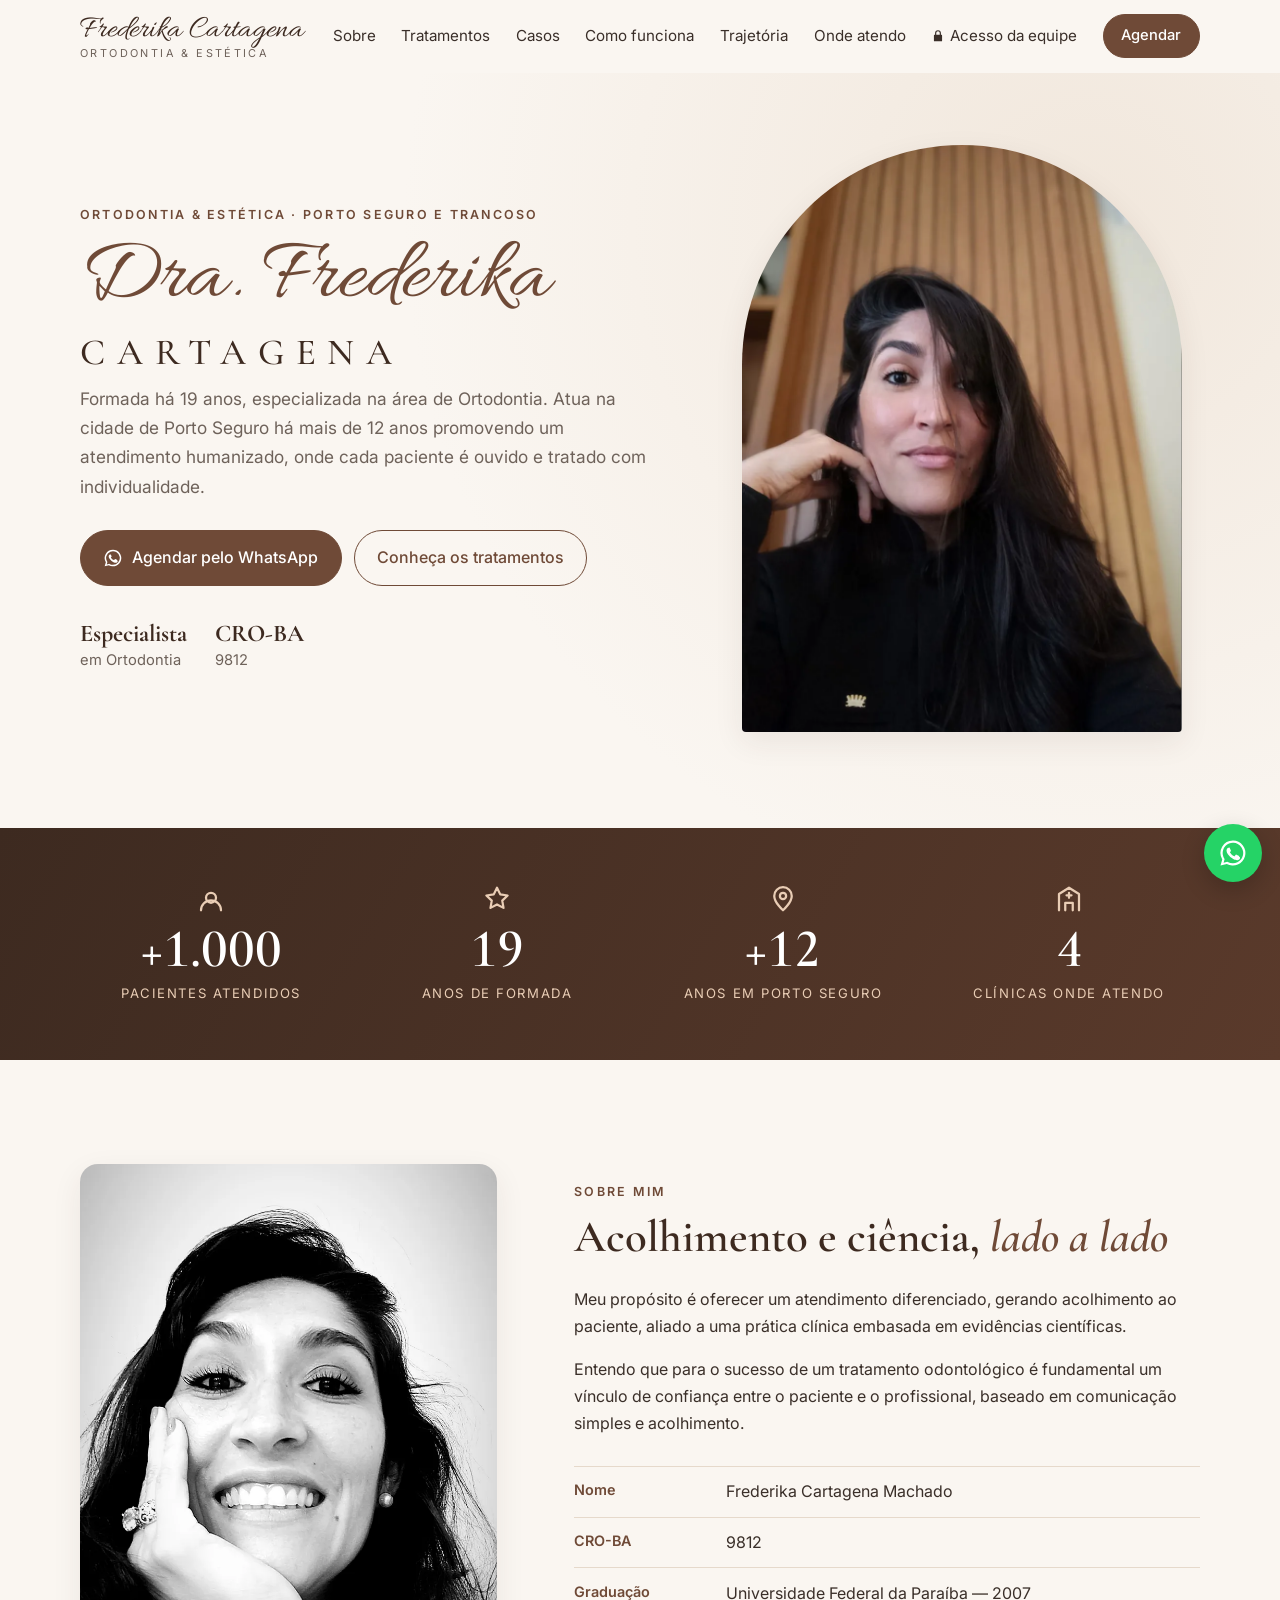
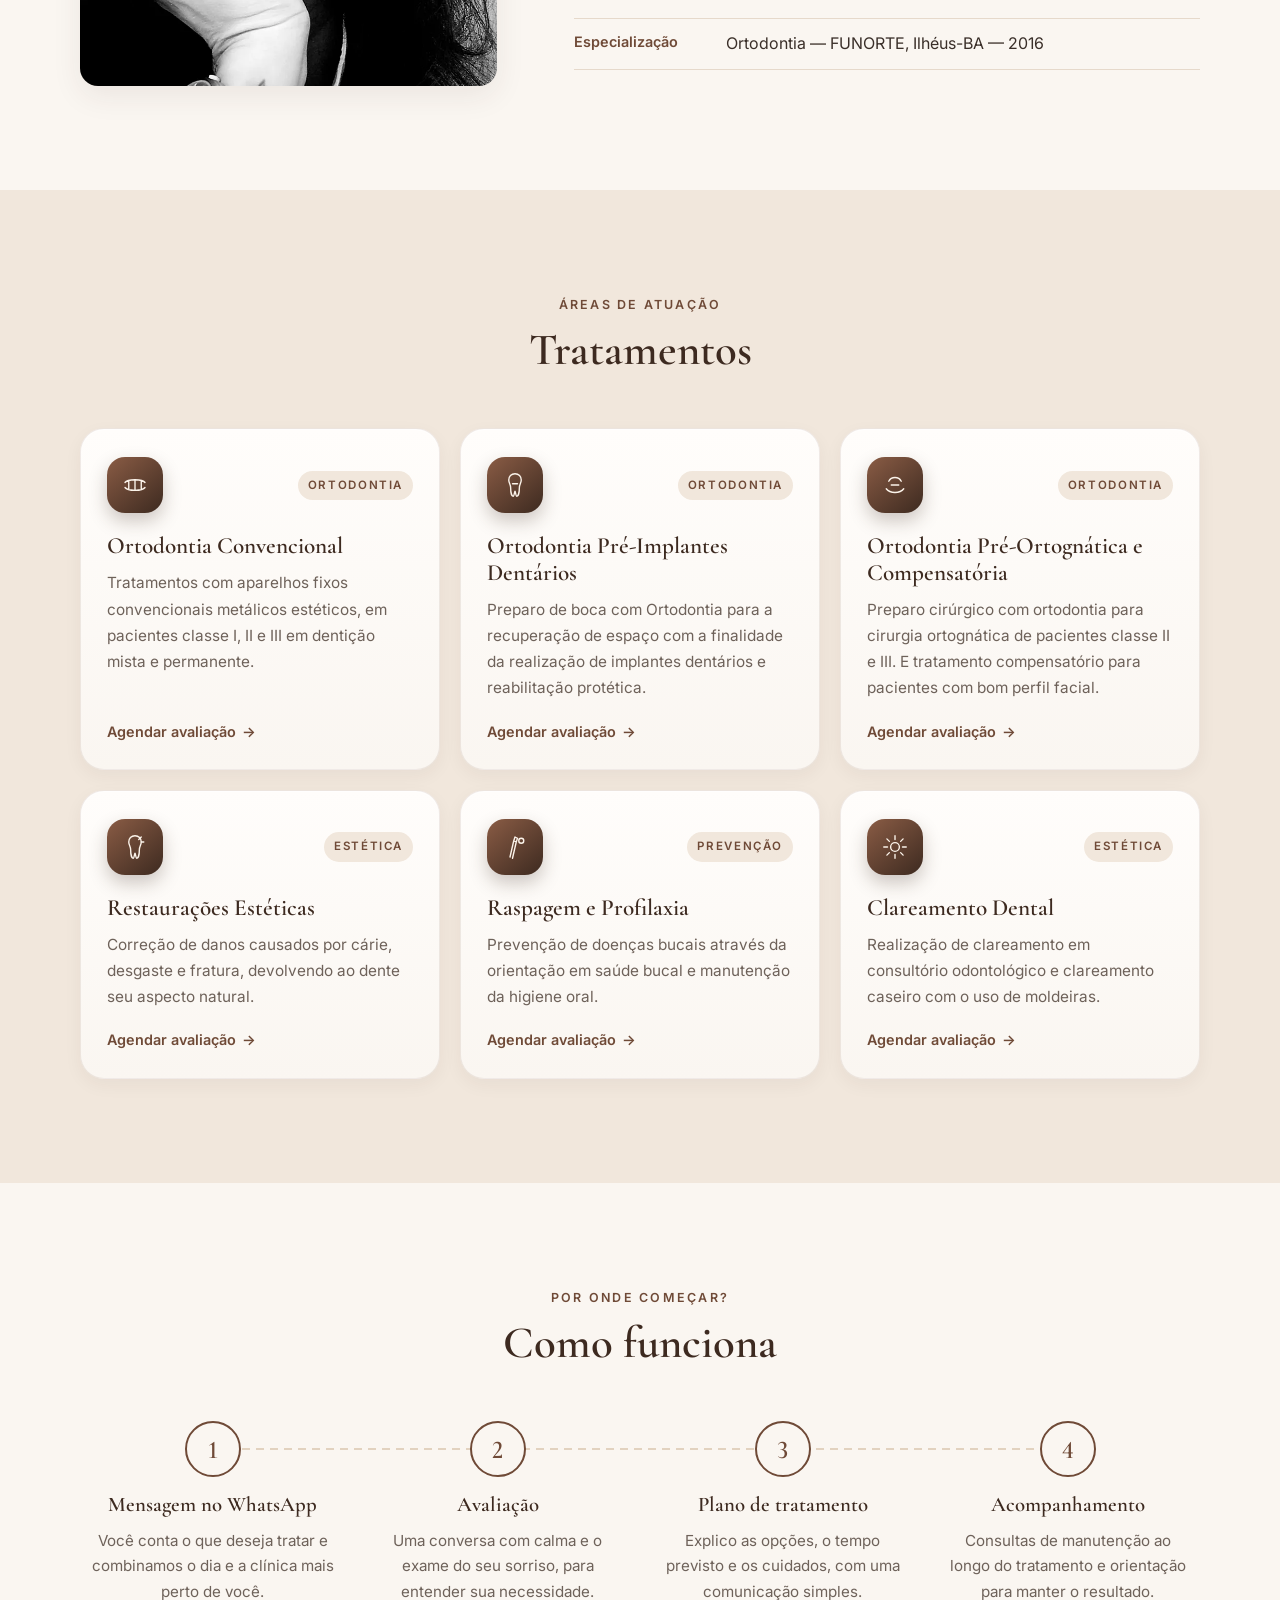
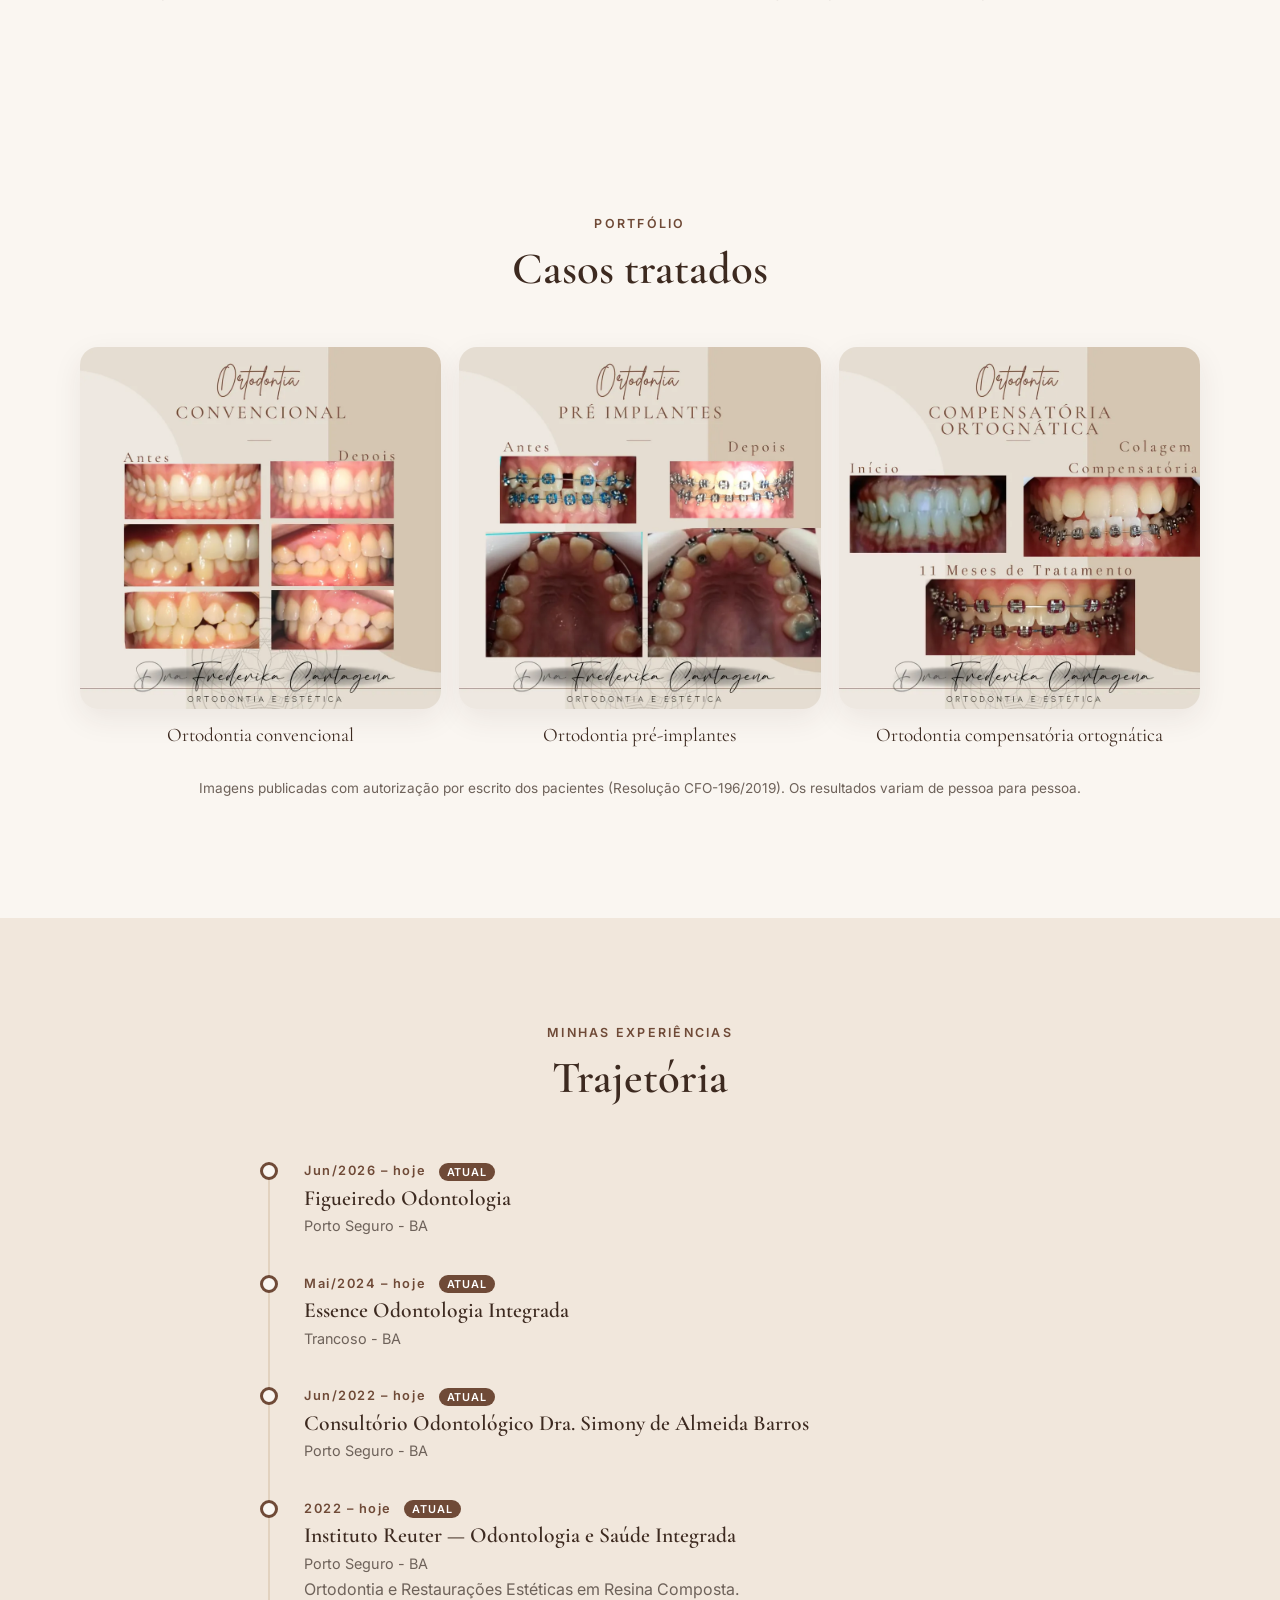
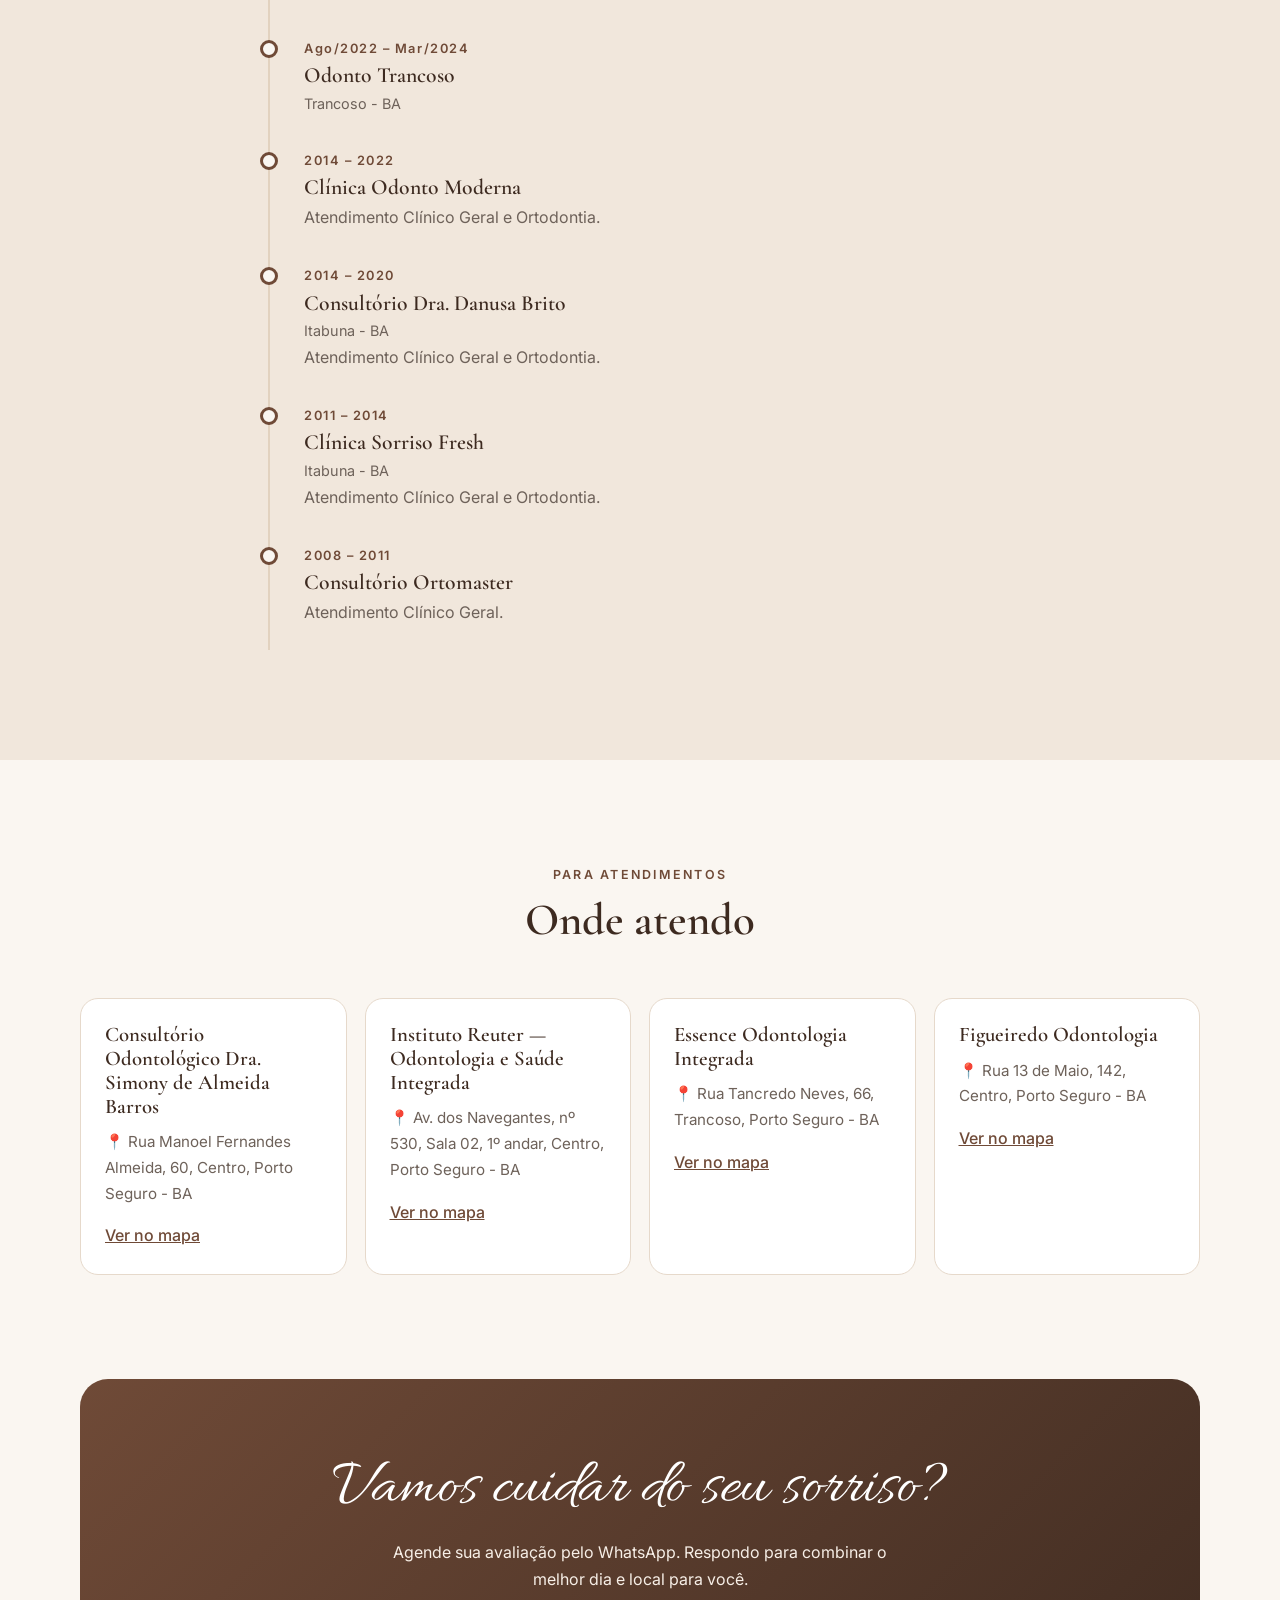
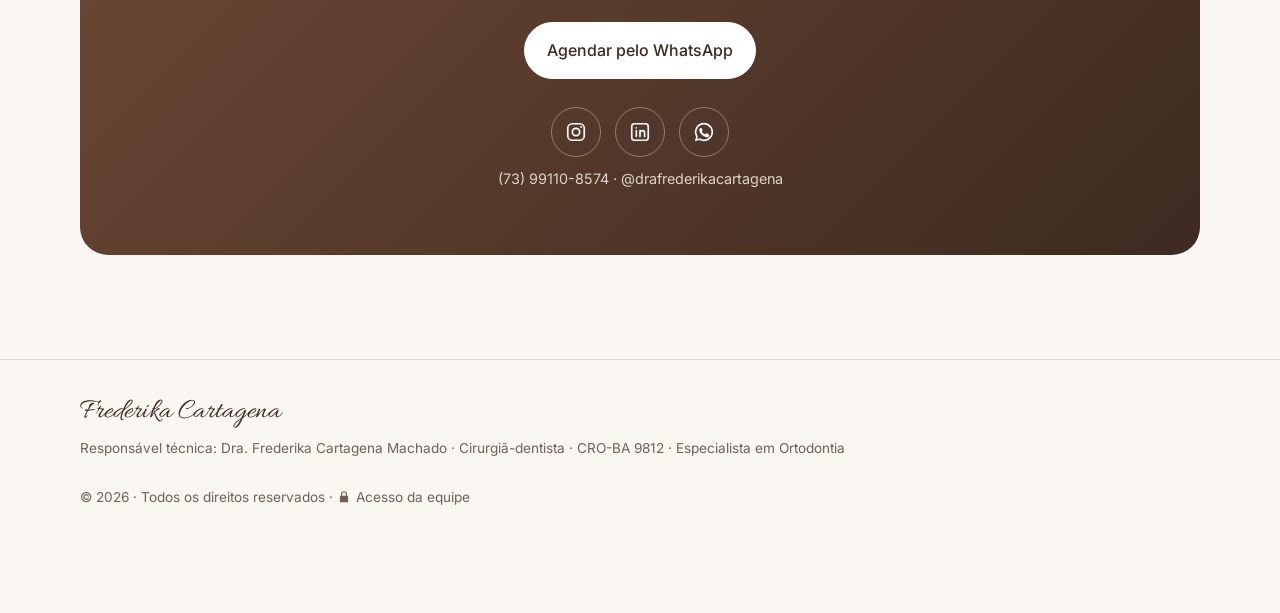
<file: index.html>
<!doctype html>
<html lang="pt-BR">
  <head>
    <meta charset="utf-8" />
    <meta name="viewport" content="width=device-width, initial-scale=1" />
    <title>Dra. Frederika Cartagena — Ortodontia e Estética em Porto Seguro</title>
    <meta
      name="description"
      content="Ortodontista em Porto Seguro e Trancoso (BA). Aparelhos fixos, ortodontia pré-implantes e pré-ortognática, restaurações estéticas e clareamento. Atendimento humanizado. Agende pelo WhatsApp."
    />
    <link rel="canonical" href="https://www.drafrederika.com.br/" />
    <meta property="og:type" content="website" />
    <meta property="og:locale" content="pt_BR" />
    <meta property="og:title" content="Dra. Frederika Cartagena — Ortodontia e Estética" />
    <meta property="og:description" content="Atendimento humanizado em ortodontia e estética em Porto Seguro e Trancoso (BA)." />
    <meta property="og:url" content="https://www.drafrederika.com.br/" />
    <meta property="og:image" content="https://www.drafrederika.com.br/assets/img/retrato-topo.jpg" />
    <meta name="theme-color" content="#f4ece3" />
    <link rel="icon" href="favicon.svg" type="image/svg+xml" />
    <link rel="preconnect" href="https://fonts.googleapis.com" />
    <link rel="preconnect" href="https://fonts.gstatic.com" crossorigin />
    <link
      href="https://fonts.googleapis.com/css2?family=Allura&family=Cormorant+Garamond:wght@500;600&family=Inter:wght@400;500;600&display=swap"
      rel="stylesheet"
    />
    <link rel="stylesheet" href="assets/css/style.css" />
    <script type="application/ld+json">
      {
        "@context": "https://schema.org",
        "@type": "Dentist",
        "name": "Dra. Frederika Cartagena — Ortodontia e Estética",
        "url": "https://www.drafrederika.com.br/",
        "image": "https://www.drafrederika.com.br/assets/img/retrato-topo.jpg",
        "telephone": "+55-73-99110-8574",
        "areaServed": ["Porto Seguro - BA", "Trancoso - BA"],
        "medicalSpecialty": "Orthodontic",
        "sameAs": [
          "https://www.instagram.com/drafrederikacartagena/",
          "https://www.linkedin.com/in/frederika-cartagena-machado-b78414239"
        ]
      }
    </script>
  </head>
  <body>
    <a class="skip" href="#conteudo">Pular para o conteúdo</a>

    <header class="topo" id="topo">
      <div class="container topo__linha">
        <a href="#inicio" class="marca" aria-label="Dra. Frederika Cartagena — início">
          <span class="marca__nome">Frederika Cartagena</span>
          <span class="marca__area">Ortodontia &amp; Estética</span>
        </a>
        <button class="menu-botao" aria-expanded="false" aria-controls="menu" aria-label="Abrir menu">
          <span></span><span></span><span></span>
        </button>
        <nav id="menu" class="menu" aria-label="Menu principal">
          <a href="#sobre">Sobre</a>
          <a href="#tratamentos">Tratamentos</a>
          <a href="#casos">Casos</a>
          <a href="#como-funciona">Como funciona</a>
          <a href="#trajetoria">Trajetória</a>
          <a href="#onde-atendo">Onde atendo</a>
          <a class="menu__equipe" href="https://app.drafrederika.com.br" title="Sistema interno do consultório"><svg aria-hidden="true" viewBox="0 0 24 24" class="icone-cadeado"><path d="M7 10V7a5 5 0 0 1 10 0v3h1a1 1 0 0 1 1 1v9a1 1 0 0 1-1 1H6a1 1 0 0 1-1-1v-9a1 1 0 0 1 1-1h1Zm2 0h6V7a3 3 0 0 0-6 0v3Z"/></svg><span>Acesso da equipe</span></a>
          <a class="botao botao--pequeno" href="https://wa.me/5573991108574?text=Ol%C3%A1%2C%20Dra.%20Frederika!%20Gostaria%20de%20agendar%20uma%20avalia%C3%A7%C3%A3o." target="_blank" rel="noopener">Agendar</a>
        </nav>
      </div>
    </header>

    <main id="conteudo">
      <!-- Início -->
      <section class="hero" id="inicio">
        <div class="container hero__grade">
          <div class="hero__texto">
            <p class="sobretitulo">Ortodontia &amp; Estética · Porto Seguro e Trancoso</p>
            <h1>
              <span class="script">Dra. Frederika</span>
              <span class="hero__sobrenome">Cartagena</span>
            </h1>
            <p class="hero__lead">
              Formada há 19 anos, especializada na área de Ortodontia. Atua na cidade de Porto Seguro há mais de 12 anos
              promovendo um atendimento humanizado, onde cada paciente é ouvido e tratado com individualidade.
            </p>
            <div class="hero__acoes">
              <a class="botao" href="https://wa.me/5573991108574?text=Ol%C3%A1%2C%20Dra.%20Frederika!%20Gostaria%20de%20agendar%20uma%20avalia%C3%A7%C3%A3o." target="_blank" rel="noopener">
                <svg aria-hidden="true" viewBox="0 0 24 24"><path d="M12 2a10 10 0 0 0-8.6 15.1L2 22l5-1.3A10 10 0 1 0 12 2Zm0 18.2a8.2 8.2 0 0 1-4.2-1.1l-.3-.2-3 .8.8-2.9-.2-.3A8.2 8.2 0 1 1 12 20.2Zm4.5-6.1c-.2-.1-1.5-.7-1.7-.8-.2-.1-.4-.1-.6.1l-.8 1c-.1.2-.3.2-.5.1a6.7 6.7 0 0 1-3.3-2.9c-.2-.4.2-.4.7-1.3.1-.2 0-.3 0-.4l-.8-1.8c-.2-.5-.4-.4-.6-.4h-.5a1 1 0 0 0-.7.3 3 3 0 0 0-.9 2.2 5.2 5.2 0 0 0 1.1 2.8 11.9 11.9 0 0 0 4.6 4c1.7.7 2.3.8 3.2.7.5-.1 1.5-.6 1.8-1.2.2-.6.2-1.1.1-1.2l-.4-.2Z" /></svg>
                Agendar pelo WhatsApp
              </a>
              <a class="botao botao--contorno" href="#tratamentos">Conheça os tratamentos</a>
            </div>
            <ul class="selos" aria-label="Destaques">
              <li><strong>Especialista</strong> em Ortodontia</li>
              <li><strong>CRO-BA</strong> 9812</li>
            </ul>
          </div>
          <figure class="hero__foto">
            <picture>
              <source srcset="assets/img/retrato-topo.webp" type="image/webp" />
              <img src="assets/img/retrato-topo.jpg" alt="Dra. Frederika Cartagena sorrindo" width="900" height="1203" fetchpriority="high" />
            </picture>
          </figure>
        </div>
      </section>


      <!-- Números -->
      <section class="numeros" aria-label="Em números">
        <div class="container numeros__grade">
          <div class="numero">
            <svg aria-hidden="true" viewBox="0 0 24 24"><path d="M16 11a4 4 0 1 0-8 0 4 4 0 0 0 8 0ZM4 21a8 8 0 0 1 16 0" /></svg>
            <p class="numero__valor">+<span data-contar="1000">1.000</span></p>
            <p class="numero__rotulo">pacientes atendidos</p>
          </div>
          <div class="numero">
            <svg aria-hidden="true" viewBox="0 0 24 24"><path d="M12 3l2.6 5.3 5.9.9-4.3 4.1 1 5.8L12 16.4 6.8 19.1l1-5.8L3.5 9.2l5.9-.9L12 3Z" /></svg>
            <p class="numero__valor"><span data-contar="19">19</span></p>
            <p class="numero__rotulo">anos de formada</p>
          </div>
          <div class="numero">
            <svg aria-hidden="true" viewBox="0 0 24 24"><path d="M12 21s-7-6.2-7-11.5a7 7 0 0 1 14 0C19 14.8 12 21 12 21Z" /><circle cx="12" cy="9.5" r="2.5" /></svg>
            <p class="numero__valor">+<span data-contar="12">12</span></p>
            <p class="numero__rotulo">anos em Porto Seguro</p>
          </div>
          <div class="numero">
            <svg aria-hidden="true" viewBox="0 0 24 24"><path d="M4 21V8l8-5 8 5v13M9 21v-6h6v6M12 7v4M10 9h4" /></svg>
            <p class="numero__valor"><span data-contar="4">4</span></p>
            <p class="numero__rotulo">clínicas onde atendo</p>
          </div>
        </div>
      </section>

      <!-- Sobre -->
      <section class="secao" id="sobre">
        <div class="container sobre__grade">
          <figure class="sobre__foto">
            <img src="assets/img/retrato-sobre.webp" alt="Retrato em preto e branco da Dra. Frederika" width="800" height="1316" loading="lazy" />
          </figure>
          <div>
            <p class="sobretitulo">Sobre mim</p>
            <h2>Acolhimento e ciência, <em>lado a lado</em></h2>
            <p>
              Meu propósito é oferecer um atendimento diferenciado, gerando acolhimento ao paciente, aliado a uma prática
              clínica embasada em evidências científicas.
            </p>
            <p>
              Entendo que para o sucesso de um tratamento odontológico é fundamental um vínculo de confiança entre o
              paciente e o profissional, baseado em comunicação simples e acolhimento.
            </p>
            <dl class="credenciais">
              <div><dt>Nome</dt><dd>Frederika Cartagena Machado</dd></div>
              <div><dt>CRO-BA</dt><dd>9812</dd></div>
              <div><dt>Graduação</dt><dd>Universidade Federal da Paraíba — 2007</dd></div>
              <div><dt>Especialização</dt><dd>Ortodontia — FUNORTE, Ilhéus-BA — 2016</dd></div>
            </dl>
          </div>
        </div>
      </section>

      <!-- Tratamentos -->
      <section class="secao secao--areia" id="tratamentos">
        <div class="container">
          <header class="secao__cabecalho">
            <p class="sobretitulo">Áreas de atuação</p>
            <h2>Tratamentos</h2>
          </header>
          <ul class="cartoes">
            <li class="cartao">
              <div class="cartao__topo">
                <span class="cartao__chip"><svg class="cartao__icone" aria-hidden="true" viewBox="0 0 48 48"><path d="M8 20c4-6 28-6 32 0M8 28c4 6 28 6 32 0M14 18v12M24 17v14M34 18v12" /></svg></span>
                <span class="cartao__tag">Ortodontia</span>
              </div>
              <h3>Ortodontia Convencional</h3>
              <p>Tratamentos com aparelhos fixos convencionais metálicos estéticos, em pacientes classe I, II e III em dentição mista e permanente.</p>
              <a class="cartao__link" href="https://wa.me/5573991108574?text=Ol%C3%A1%2C%20Dra.%20Frederika%21%20Gostaria%20de%20agendar%20uma%20avalia%C3%A7%C3%A3o%20para%20Ortodontia%20Convencional." target="_blank" rel="noopener">Agendar avaliação <span aria-hidden="true">→</span></a>
            </li>
            <li class="cartao">
              <div class="cartao__topo">
                <span class="cartao__chip"><svg class="cartao__icone" aria-hidden="true" viewBox="0 0 48 48"><path d="M24 6c-6 0-10 4-10 10 0 5 3 7 3 12 0 8 2 14 4 14s2-8 3-8 1 8 3 8 4-6 4-14c0-5 3-7 3-12 0-6-4-10-10-10Z" /><path d="M20 22h8" /></svg></span>
                <span class="cartao__tag">Ortodontia</span>
              </div>
              <h3>Ortodontia Pré-Implantes Dentários</h3>
              <p>Preparo de boca com Ortodontia para a recuperação de espaço com a finalidade da realização de implantes dentários e reabilitação protética.</p>
              <a class="cartao__link" href="https://wa.me/5573991108574?text=Ol%C3%A1%2C%20Dra.%20Frederika%21%20Gostaria%20de%20agendar%20uma%20avalia%C3%A7%C3%A3o%20para%20Ortodontia%20Pr%C3%A9-Implantes%20Dent%C3%A1rios." target="_blank" rel="noopener">Agendar avaliação <span aria-hidden="true">→</span></a>
            </li>
            <li class="cartao">
              <div class="cartao__topo">
                <span class="cartao__chip"><svg class="cartao__icone" aria-hidden="true" viewBox="0 0 48 48"><path d="M10 30c6 8 22 8 28 0M14 18c2-4 6-6 10-6s8 2 10 6M18 24h12" /></svg></span>
                <span class="cartao__tag">Ortodontia</span>
              </div>
              <h3>Ortodontia Pré-Ortognática e Compensatória</h3>
              <p>Preparo cirúrgico com ortodontia para cirurgia ortognática de pacientes classe II e III. E tratamento compensatório para pacientes com bom perfil facial.</p>
              <a class="cartao__link" href="https://wa.me/5573991108574?text=Ol%C3%A1%2C%20Dra.%20Frederika%21%20Gostaria%20de%20agendar%20uma%20avalia%C3%A7%C3%A3o%20para%20Ortodontia%20Pr%C3%A9-Ortogn%C3%A1tica%20e%20Compensat%C3%B3ria." target="_blank" rel="noopener">Agendar avaliação <span aria-hidden="true">→</span></a>
            </li>
            <li class="cartao">
              <div class="cartao__topo">
                <span class="cartao__chip"><svg class="cartao__icone" aria-hidden="true" viewBox="0 0 48 48"><path d="M24 6c-6 0-10 4-10 10 0 5 3 7 3 12 0 8 2 14 4 14s2-8 3-8 1 8 3 8 4-6 4-14c0-5 3-7 3-12 0-6-4-10-10-10Z" /><path d="M30 12l4-4M34 16h4" /></svg></span>
                <span class="cartao__tag">Estética</span>
              </div>
              <h3>Restaurações Estéticas</h3>
              <p>Correção de danos causados por cárie, desgaste e fratura, devolvendo ao dente seu aspecto natural.</p>
              <a class="cartao__link" href="https://wa.me/5573991108574?text=Ol%C3%A1%2C%20Dra.%20Frederika%21%20Gostaria%20de%20agendar%20uma%20avalia%C3%A7%C3%A3o%20para%20Restaura%C3%A7%C3%B5es%20Est%C3%A9ticas." target="_blank" rel="noopener">Agendar avaliação <span aria-hidden="true">→</span></a>
            </li>
            <li class="cartao">
              <div class="cartao__topo">
                <span class="cartao__chip"><svg class="cartao__icone" aria-hidden="true" viewBox="0 0 48 48"><path d="M16 40l6-26 4 2-6 26M22 14l2-6 4 2-2 6" /><circle cx="34" cy="14" r="4" /></svg></span>
                <span class="cartao__tag">Prevenção</span>
              </div>
              <h3>Raspagem e Profilaxia</h3>
              <p>Prevenção de doenças bucais através da orientação em saúde bucal e manutenção da higiene oral.</p>
              <a class="cartao__link" href="https://wa.me/5573991108574?text=Ol%C3%A1%2C%20Dra.%20Frederika%21%20Gostaria%20de%20agendar%20uma%20avalia%C3%A7%C3%A3o%20para%20Raspagem%20e%20Profilaxia." target="_blank" rel="noopener">Agendar avaliação <span aria-hidden="true">→</span></a>
            </li>
            <li class="cartao">
              <div class="cartao__topo">
                <span class="cartao__chip"><svg class="cartao__icone" aria-hidden="true" viewBox="0 0 48 48"><path d="M24 6v6M24 36v6M6 24h6M36 24h6M11 11l4 4M33 33l4 4M37 11l-4 4M15 33l-4 4" /><circle cx="24" cy="24" r="7" /></svg></span>
                <span class="cartao__tag">Estética</span>
              </div>
              <h3>Clareamento Dental</h3>
              <p>Realização de clareamento em consultório odontológico e clareamento caseiro com o uso de moldeiras.</p>
              <a class="cartao__link" href="https://wa.me/5573991108574?text=Ol%C3%A1%2C%20Dra.%20Frederika%21%20Gostaria%20de%20agendar%20uma%20avalia%C3%A7%C3%A3o%20para%20Clareamento%20Dental." target="_blank" rel="noopener">Agendar avaliação <span aria-hidden="true">→</span></a>
            </li>
          </ul>
        </div>
      </section>


      <!-- Por onde começar -->
      <section class="secao" id="como-funciona">
        <div class="container">
          <header class="secao__cabecalho">
            <p class="sobretitulo">Por onde começar?</p>
            <h2>Como funciona</h2>
          </header>
          <ol class="passos">
            <li><span class="passos__n">1</span><h3>Mensagem no WhatsApp</h3><p>Você conta o que deseja tratar e combinamos o dia e a clínica mais perto de você.</p></li>
            <li><span class="passos__n">2</span><h3>Avaliação</h3><p>Uma conversa com calma e o exame do seu sorriso, para entender sua necessidade.</p></li>
            <li><span class="passos__n">3</span><h3>Plano de tratamento</h3><p>Explico as opções, o tempo previsto e os cuidados, com uma comunicação simples.</p></li>
            <li><span class="passos__n">4</span><h3>Acompanhamento</h3><p>Consultas de manutenção ao longo do tratamento e orientação para manter o resultado.</p></li>
          </ol>
        </div>
      </section>

      <!-- Casos -->
      <section class="secao" id="casos">
        <div class="container">
          <header class="secao__cabecalho">
            <p class="sobretitulo">Portfólio</p>
            <h2>Casos tratados</h2>
          </header>
          <div class="galeria">
            <figure>
              <img src="assets/img/caso-1.webp" alt="Antes e depois — Ortodontia convencional" width="900" height="900" loading="lazy" />
              <figcaption>Ortodontia convencional</figcaption>
            </figure>
            <figure>
              <img src="assets/img/caso-2.webp" alt="Antes e depois — Ortodontia pré-implantes" width="900" height="900" loading="lazy" />
              <figcaption>Ortodontia pré-implantes</figcaption>
            </figure>
            <figure>
              <img src="assets/img/caso-3.webp" alt="Início e 11 meses de tratamento — Ortodontia compensatória ortognática" width="900" height="900" loading="lazy" />
              <figcaption>Ortodontia compensatória ortognática</figcaption>
            </figure>
          </div>
          <p class="nota">
            Imagens publicadas com autorização por escrito dos pacientes (Resolução CFO-196/2019). Os resultados variam de
            pessoa para pessoa.
          </p>
        </div>
      </section>

      <!-- Trajetória -->
      <section class="secao secao--areia" id="trajetoria">
        <div class="container">
          <header class="secao__cabecalho">
            <p class="sobretitulo">Minhas experiências</p>
            <h2>Trajetória</h2>
          </header>
          <ol class="linha-tempo">
            <li><span class="linha-tempo__ano">Jun/2026 – hoje <span class="linha-tempo__atual">Atual</span></span><h3>Figueiredo Odontologia</h3><p class="linha-tempo__local">Porto Seguro&nbsp;-&nbsp;BA</p></li>
            <li><span class="linha-tempo__ano">Mai/2024 – hoje <span class="linha-tempo__atual">Atual</span></span><h3>Essence Odontologia Integrada</h3><p class="linha-tempo__local">Trancoso&nbsp;-&nbsp;BA</p></li>
            <li><span class="linha-tempo__ano">Jun/2022 – hoje <span class="linha-tempo__atual">Atual</span></span><h3>Consultório Odontológico Dra. Simony de Almeida Barros</h3><p class="linha-tempo__local">Porto Seguro&nbsp;-&nbsp;BA</p></li>
            <li><span class="linha-tempo__ano">2022 – hoje <span class="linha-tempo__atual">Atual</span></span><h3>Instituto Reuter — Odontologia e Saúde Integrada</h3><p class="linha-tempo__local">Porto Seguro&nbsp;-&nbsp;BA</p><p>Ortodontia e Restaurações Estéticas em Resina Composta.</p></li>
            <li><span class="linha-tempo__ano">Ago/2022 – Mar/2024</span><h3>Odonto Trancoso</h3><p class="linha-tempo__local">Trancoso&nbsp;-&nbsp;BA</p></li>
            <li><span class="linha-tempo__ano">2014 – 2022</span><h3>Clínica Odonto Moderna</h3><p>Atendimento Clínico Geral e Ortodontia.</p></li>
            <li><span class="linha-tempo__ano">2014 – 2020</span><h3>Consultório Dra. Danusa Brito</h3><p class="linha-tempo__local">Itabuna&nbsp;-&nbsp;BA</p><p>Atendimento Clínico Geral e Ortodontia.</p></li>
            <li><span class="linha-tempo__ano">2011 – 2014</span><h3>Clínica Sorriso Fresh</h3><p class="linha-tempo__local">Itabuna&nbsp;-&nbsp;BA</p><p>Atendimento Clínico Geral e Ortodontia.</p></li>
            <li><span class="linha-tempo__ano">2008 – 2011</span><h3>Consultório Ortomaster</h3><p>Atendimento Clínico Geral.</p></li>
          </ol>
        </div>
      </section>

      <!-- Onde atendo -->
      <section class="secao" id="onde-atendo">
        <div class="container">
          <header class="secao__cabecalho">
            <p class="sobretitulo">Para atendimentos</p>
            <h2>Onde atendo</h2>
          </header>
          <ul class="clinicas">
            <li class="clinica">
              <h3>Consultório Odontológico Dra. Simony de Almeida Barros</h3>
              <p class="clinica__local">Rua Manoel Fernandes Almeida, 60, Centro, Porto Seguro&nbsp;-&nbsp;BA</p>
              <a class="clinica__mapa" href="https://www.google.com/maps/search/?api=1&amp;query=Rua+Manoel+Fernandes+Almeida,+60,+Centro,+Porto+Seguro+BA" target="_blank" rel="noopener">Ver no mapa</a>
            </li>
            <li class="clinica">
              <h3>Instituto Reuter — Odontologia e Saúde Integrada</h3>
              <p class="clinica__local">Av. dos Navegantes, nº 530, Sala 02, 1º andar, Centro, Porto Seguro&nbsp;-&nbsp;BA</p>
              <a class="clinica__mapa" href="https://www.google.com/maps/search/?api=1&amp;query=Av.+dos+Navegantes,+530,+Centro,+Porto+Seguro+BA" target="_blank" rel="noopener">Ver no mapa</a>
            </li>
            <li class="clinica">
              <h3>Essence Odontologia Integrada</h3>
              <p class="clinica__local">Rua Tancredo Neves, 66, Trancoso, Porto Seguro&nbsp;-&nbsp;BA</p>
              <a class="clinica__mapa" href="https://www.google.com/maps/search/?api=1&amp;query=Rua+Tancredo+Neves,+66,+Trancoso,+Porto+Seguro+BA" target="_blank" rel="noopener">Ver no mapa</a>
            </li>
            <li class="clinica">
              <h3>Figueiredo Odontologia</h3>
              <p class="clinica__local">Rua 13 de Maio, 142, Centro, Porto Seguro&nbsp;-&nbsp;BA</p>
              <a class="clinica__mapa" href="https://www.google.com/maps/search/?api=1&amp;query=Rua+13+de+Maio,+142,+Centro,+Porto+Seguro+BA" target="_blank" rel="noopener">Ver no mapa</a>
            </li>
          </ul>
        </div>
      </section>

      <!-- Chamada final -->
      <section class="chamada">
        <div class="container chamada__caixa">
          <h2><span class="script">Vamos cuidar do seu sorriso?</span></h2>
          <p>Agende sua avaliação pelo WhatsApp. Respondo para combinar o melhor dia e local para você.</p>
          <a class="botao botao--claro" href="https://wa.me/5573991108574?text=Ol%C3%A1%2C%20Dra.%20Frederika!%20Gostaria%20de%20agendar%20uma%20avalia%C3%A7%C3%A3o." target="_blank" rel="noopener">Agendar pelo WhatsApp</a>
          <ul class="redes" aria-label="Redes sociais e contato">
            <li><a href="https://www.instagram.com/drafrederikacartagena/" target="_blank" rel="noopener" aria-label="Instagram @drafrederikacartagena"><svg viewBox="0 0 24 24" aria-hidden="true"><rect x="3" y="3" width="18" height="18" rx="5" /><circle cx="12" cy="12" r="4" /><circle cx="17.5" cy="6.5" r="1" class="cheio" /></svg></a></li>
            <li><a href="https://www.linkedin.com/in/frederika-cartagena-machado-b78414239" target="_blank" rel="noopener" aria-label="LinkedIn"><svg viewBox="0 0 24 24" aria-hidden="true"><rect x="3" y="3" width="18" height="18" rx="3" /><path d="M8 10.5V17M8 7.5v.01M12 17v-6.5M12 13.2c0-1.6 1-2.7 2.4-2.7S17 11.4 17 13v4" /></svg></a></li>
            <li><a href="https://wa.me/5573991108574?text=Ol%C3%A1%2C%20Dra.%20Frederika!%20Gostaria%20de%20agendar%20uma%20avalia%C3%A7%C3%A3o." target="_blank" rel="noopener" aria-label="WhatsApp (73) 99110-8574"><svg viewBox="0 0 24 24" aria-hidden="true"><path class="cheio" d="M12 2a10 10 0 0 0-8.6 15.1L2 22l5-1.3A10 10 0 1 0 12 2Zm0 18.2a8.2 8.2 0 0 1-4.2-1.1l-.3-.2-3 .8.8-2.9-.2-.3A8.2 8.2 0 1 1 12 20.2Zm4.5-6.1c-.2-.1-1.5-.7-1.7-.8-.2-.1-.4-.1-.6.1l-.8 1c-.1.2-.3.2-.5.1a6.7 6.7 0 0 1-3.3-2.9c-.2-.4.2-.4.7-1.3.1-.2 0-.3 0-.4l-.8-1.8c-.2-.5-.4-.4-.6-.4h-.5a1 1 0 0 0-.7.3 3 3 0 0 0-.9 2.2 5.2 5.2 0 0 0 1.1 2.8 11.9 11.9 0 0 0 4.6 4c1.7.7 2.3.8 3.2.7.5-.1 1.5-.6 1.8-1.2.2-.6.2-1.1.1-1.2l-.4-.2Z" /></svg></a></li>
          </ul>
          <p class="chamada__arroba">(73) 99110-8574 · @drafrederikacartagena</p>
        </div>
      </section>
    </main>

    <footer class="rodape">
      <div class="container rodape__linha">
        <p>
          <span class="script rodape__nome">Frederika Cartagena</span><br />
          Responsável técnica: Dra. Frederika Cartagena Machado · Cirurgiã-dentista · CRO-BA 9812 · Especialista em
          Ortodontia
        </p>
        <p>
          © <span data-ano>2026</span> · Todos os direitos reservados ·
          <a class="rodape__equipe" href="https://app.drafrederika.com.br"><svg aria-hidden="true" viewBox="0 0 24 24" class="icone-cadeado"><path d="M7 10V7a5 5 0 0 1 10 0v3h1a1 1 0 0 1 1 1v9a1 1 0 0 1-1 1H6a1 1 0 0 1-1-1v-9a1 1 0 0 1 1-1h1Zm2 0h6V7a3 3 0 0 0-6 0v3Z"/></svg>Acesso da equipe</a>
        </p>
      </div>
    </footer>

    <a class="whats-flutuante" href="https://wa.me/5573991108574?text=Ol%C3%A1%2C%20Dra.%20Frederika!%20Gostaria%20de%20agendar%20uma%20avalia%C3%A7%C3%A3o." target="_blank" rel="noopener" aria-label="Agendar pelo WhatsApp">
      <svg aria-hidden="true" viewBox="0 0 24 24"><path d="M12 2a10 10 0 0 0-8.6 15.1L2 22l5-1.3A10 10 0 1 0 12 2Zm0 18.2a8.2 8.2 0 0 1-4.2-1.1l-.3-.2-3 .8.8-2.9-.2-.3A8.2 8.2 0 1 1 12 20.2Zm4.5-6.1c-.2-.1-1.5-.7-1.7-.8-.2-.1-.4-.1-.6.1l-.8 1c-.1.2-.3.2-.5.1a6.7 6.7 0 0 1-3.3-2.9c-.2-.4.2-.4.7-1.3.1-.2 0-.3 0-.4l-.8-1.8c-.2-.5-.4-.4-.6-.4h-.5a1 1 0 0 0-.7.3 3 3 0 0 0-.9 2.2 5.2 5.2 0 0 0 1.1 2.8 11.9 11.9 0 0 0 4.6 4c1.7.7 2.3.8 3.2.7.5-.1 1.5-.6 1.8-1.2.2-.6.2-1.1.1-1.2l-.4-.2Z" /></svg>
    </a>

    <script src="assets/js/main.js" defer></script>
  </body>
</html>
</file>
<file: assets/css/style.css>
/* Site da Dra. Frederika Cartagena — tons de areia e terracota, como as artes do Instagram dela. */
:root {
  --creme: #faf6f1;
  --areia: #f1e7dc;
  --areia-escura: #e2d2bf;
  --cafe: #6f4a37;
  --cafe-escuro: #3d2a20;
  --texto: #3a2f29;
  --texto-suave: #6e625a;
  --linha: #e6d9cb;
  --raio: 18px;
  --sombra: 0 10px 30px rgb(61 42 32 / 0.08);
  --fonte-titulo: "Cormorant Garamond", Georgia, serif;
  --fonte-script: "Allura", cursive;
  --fonte-texto: "Inter", system-ui, -apple-system, "Segoe UI", sans-serif;
}

*,
*::before,
*::after {
  box-sizing: border-box;
}

html {
  scroll-behavior: smooth;
  scroll-padding-top: 84px;
}

@media (prefers-reduced-motion: reduce) {
  html {
    scroll-behavior: auto;
  }
}

body {
  margin: 0;
  background: var(--creme);
  color: var(--texto);
  font: 400 16px/1.7 var(--fonte-texto);
  -webkit-font-smoothing: antialiased;
}

img {
  display: block;
  max-width: 100%;
  height: auto;
}

a {
  color: var(--cafe);
}

h1,
h2,
h3 {
  font-family: var(--fonte-titulo);
  font-weight: 600;
  color: var(--cafe-escuro);
  line-height: 1.15;
  margin: 0 0 0.5em;
}

h2 {
  font-size: clamp(2rem, 4vw, 2.8rem);
}

h2 em {
  font-style: italic;
  color: var(--cafe);
}

h3 {
  font-size: 1.35rem;
}

p {
  margin: 0 0 1em;
}

.container {
  width: min(1120px, 100% - 40px);
  margin-inline: auto;
}

.script {
  font-family: var(--fonte-script);
  font-weight: 400;
}

.sobretitulo {
  margin: 0 0 0.6rem;
  font-size: 0.78rem;
  font-weight: 600;
  letter-spacing: 0.18em;
  text-transform: uppercase;
  color: var(--cafe);
}

.skip {
  position: absolute;
  left: -999px;
}
.skip:focus {
  left: 16px;
  top: 16px;
  z-index: 100;
  background: #fff;
  padding: 8px 12px;
  border-radius: 8px;
}

/* ───────── Botões ───────── */
.botao {
  display: inline-flex;
  align-items: center;
  gap: 0.55rem;
  padding: 0.85rem 1.4rem;
  border-radius: 999px;
  background: var(--cafe);
  color: #fff;
  font-weight: 500;
  text-decoration: none;
  border: 1px solid var(--cafe);
  transition:
    transform 0.2s,
    background 0.2s;
}
.botao:hover {
  background: var(--cafe-escuro);
  transform: translateY(-1px);
}
.botao svg {
  width: 20px;
  height: 20px;
  fill: currentColor;
}
.botao--contorno {
  background: transparent;
  color: var(--cafe);
}
.botao--contorno:hover {
  background: var(--areia);
}
.botao--pequeno {
  padding: 0.5rem 1.1rem;
  font-size: 0.92rem;
}
.botao--claro {
  background: #fff;
  color: var(--cafe-escuro);
  border-color: #fff;
}
.botao--claro:hover {
  background: var(--areia);
}

/* ───────── Topo ───────── */
.topo {
  position: sticky;
  top: 0;
  z-index: 50;
  background: rgb(250 246 241 / 0.92);
  backdrop-filter: blur(10px);
  border-bottom: 1px solid transparent;
  transition: border-color 0.2s;
}
.topo.rolou {
  border-color: var(--linha);
}
.topo__linha {
  display: flex;
  align-items: center;
  justify-content: space-between;
  min-height: 72px;
}
.marca {
  text-decoration: none;
  line-height: 1;
}
.marca__nome {
  display: block;
  font-family: var(--fonte-script);
  font-size: 2rem;
  color: var(--cafe-escuro);
}
.marca__area {
  display: block;
  font-size: 0.68rem;
  letter-spacing: 0.22em;
  text-transform: uppercase;
  color: var(--texto-suave);
  margin-top: 2px;
}
.menu {
  display: flex;
  align-items: center;
  gap: 1.6rem;
}
.menu a:not(.botao) {
  text-decoration: none;
  color: var(--texto);
  font-size: 0.95rem;
}
.menu a:not(.botao):hover {
  color: var(--cafe);
}
.menu-botao {
  display: none;
  background: none;
  border: 0;
  padding: 10px;
  cursor: pointer;
}
.menu-botao span {
  display: block;
  width: 24px;
  height: 2px;
  margin: 5px 0;
  background: var(--cafe-escuro);
  transition: transform 0.2s;
}

@media (max-width: 1200px) {
  .menu-botao {
    display: block;
  }
  .menu {
    position: absolute;
    inset: 72px 0 auto 0;
    flex-direction: column;
    align-items: stretch;
    gap: 0;
    background: var(--creme);
    border-bottom: 1px solid var(--linha);
    padding: 8px 20px 20px;
    display: none;
  }
  .menu.aberto {
    display: flex;
  }
  .menu a:not(.botao) {
    padding: 12px 0;
    border-bottom: 1px solid var(--linha);
  }
  .menu .botao {
    margin-top: 14px;
    justify-content: center;
  }
}

/* ───────── Início ───────── */
.hero {
  padding: clamp(32px, 6vw, 72px) 0 clamp(48px, 8vw, 96px);
  background: radial-gradient(circle at 85% 20%, var(--areia) 0, transparent 55%);
}
.hero__grade {
  display: grid;
  grid-template-columns: 1.1fr 0.9fr;
  gap: clamp(32px, 5vw, 72px);
  align-items: center;
}
.hero h1 {
  margin-bottom: 0.4em;
}
.hero h1 .script {
  display: block;
  font-size: clamp(3.4rem, 8vw, 5.6rem);
  line-height: 1;
  color: var(--cafe);
}
.hero__sobrenome {
  display: block;
  font-size: clamp(1.6rem, 3.4vw, 2.3rem);
  letter-spacing: 0.32em;
  text-transform: uppercase;
  font-weight: 500;
  margin-top: 0.2em;
}
.hero__lead {
  font-size: 1.08rem;
  color: var(--texto-suave);
  max-width: 36em;
}
.hero__acoes {
  display: flex;
  flex-wrap: wrap;
  gap: 12px;
  margin: 1.8rem 0 2.2rem;
}
.selos {
  list-style: none;
  padding: 0;
  margin: 0;
  display: flex;
  flex-wrap: wrap;
  gap: 10px 28px;
  color: var(--texto-suave);
  font-size: 0.92rem;
}
.selos strong {
  font-variant-numeric: lining-nums;
  display: block;
  font-family: var(--fonte-titulo);
  font-size: 1.5rem;
  color: var(--cafe-escuro);
  line-height: 1.1;
}
.hero__foto {
  margin: 0;
  justify-self: center;
  width: min(440px, 100%);
}
.hero__foto img {
  width: 100%;
  aspect-ratio: 3 / 4;
  object-fit: cover;
  object-position: 50% 30%;
  border-radius: 999px 999px var(--raio) var(--raio); /* arco, como nas artes */
  box-shadow: var(--sombra);
}

@media (max-width: 860px) {
  .hero__grade {
    grid-template-columns: 1fr;
  }
  .hero__foto {
    order: -1;
    width: min(260px, 70%);
  }
}

/* ───────── Seções ───────── */
.secao {
  padding: clamp(56px, 9vw, 104px) 0;
}
.secao--areia {
  background: var(--areia);
}
.secao__cabecalho {
  text-align: center;
  margin-bottom: clamp(28px, 5vw, 52px);
}

/* Sobre */
.sobre__grade {
  display: grid;
  grid-template-columns: 0.8fr 1.2fr;
  gap: clamp(32px, 6vw, 80px);
  align-items: center;
}
.sobre__foto {
  margin: 0;
}
.sobre__foto img {
  width: 100%;
  aspect-ratio: 4 / 5;
  object-fit: cover;
  object-position: 50% 35%;
  border-radius: var(--raio);
  box-shadow: var(--sombra);
}
.credenciais {
  margin: 1.8rem 0 0;
  display: grid;
  gap: 0;
  border-top: 1px solid var(--linha);
}
.credenciais div {
  display: grid;
  grid-template-columns: 140px 1fr;
  gap: 12px;
  padding: 0.7rem 0;
  border-bottom: 1px solid var(--linha);
}
.credenciais dt {
  font-weight: 600;
  color: var(--cafe);
  font-size: 0.9rem;
}
.credenciais dd {
  margin: 0;
}
@media (max-width: 760px) {
  .sobre__grade {
    grid-template-columns: 1fr;
  }
  .sobre__foto {
    max-width: 360px;
  }
  .credenciais div {
    grid-template-columns: 1fr;
    gap: 0;
  }
}

/* Tratamentos — cartões com faixa de cor, ícone em destaque e chamada para agendar */
.cartoes {
  list-style: none;
  margin: 0;
  padding: 0;
  display: flex;
  flex-wrap: wrap;
  justify-content: center; /* a última linha fica centralizada */
  gap: 20px;
}
.cartoes > .cartao {
  flex: 1 1 300px;
  max-width: calc((100% - 40px) / 3);
}
@media (max-width: 980px) {
  .cartoes > .cartao {
    max-width: calc((100% - 20px) / 2);
  }
}
@media (max-width: 640px) {
  .cartoes > .cartao {
    max-width: 100%;
  }
}
.cartao {
  position: relative;
  display: flex;
  flex-direction: column;
  background: linear-gradient(180deg, #fffdfb 0%, var(--creme) 100%);
  border-radius: 24px;
  padding: 28px 26px 24px;
  border: 1px solid rgb(111 74 55 / 0.1);
  box-shadow: 0 1px 0 rgb(255 255 255 / 0.8) inset, 0 6px 18px rgb(61 42 32 / 0.05);
  overflow: hidden;
  isolation: isolate;
  transition:
    transform 0.25s ease,
    box-shadow 0.25s ease,
    border-color 0.25s ease;
}
.cartao::before {
  /* brilho suave no canto, aparece ao passar o mouse */
  content: "";
  position: absolute;
  inset: -40% -40% auto auto;
  width: 220px;
  height: 220px;
  border-radius: 50%;
  background: radial-gradient(circle, rgb(196 148 112 / 0.22), transparent 70%);
  opacity: 0;
  transition: opacity 0.3s;
  z-index: -1;
}
.cartao:hover {
  transform: translateY(-4px);
  border-color: rgb(111 74 55 / 0.25);
  box-shadow: 0 18px 40px rgb(61 42 32 / 0.12);
}
.cartao:hover::before {
  opacity: 1;
}
.cartao__topo {
  display: flex;
  align-items: center;
  justify-content: space-between;
  margin-bottom: 20px;
}
.cartao__chip {
  display: grid;
  place-items: center;
  width: 56px;
  height: 56px;
  border-radius: 18px;
  background: linear-gradient(140deg, #8a5c45 0%, var(--cafe-escuro) 100%);
  box-shadow: 0 8px 18px rgb(61 42 32 / 0.25);
  transition: transform 0.25s;
}
.cartao:hover .cartao__chip {
  transform: rotate(-6deg) scale(1.05);
}
.cartao__icone {
  width: 30px;
  height: 30px;
  fill: none;
  stroke: #fbf3ea;
  stroke-width: 2.2;
  stroke-linecap: round;
  stroke-linejoin: round;
}
.cartao__tag {
  font-size: 0.72rem;
  font-weight: 600;
  letter-spacing: 0.14em;
  text-transform: uppercase;
  color: var(--cafe);
  background: var(--areia);
  padding: 5px 10px;
  border-radius: 999px;
}
.cartao h3 {
  font-size: 1.45rem;
  margin-bottom: 0.45em;
}
.cartao p {
  color: var(--texto-suave);
  margin: 0 0 18px;
  font-size: 0.96rem;
  flex: 1;
}
.cartao__link {
  align-self: flex-start;
  font-size: 0.9rem;
  font-weight: 600;
  text-decoration: none;
  color: var(--cafe);
  border-bottom: 1px solid transparent;
  transition:
    border-color 0.2s,
    gap 0.2s;
  display: inline-flex;
  gap: 6px;
}
.cartao__link:hover {
  border-color: var(--cafe);
  gap: 10px;
}

/* Casos */
.galeria {
  display: grid;
  grid-template-columns: repeat(3, 1fr);
  gap: 18px;
}
.galeria figure {
  margin: 0;
}
.galeria img {
  width: 100%;
  border-radius: var(--raio);
  box-shadow: var(--sombra);
  cursor: zoom-in;
}
.galeria figcaption {
  text-align: center;
  margin-top: 10px;
  font-family: var(--fonte-titulo);
  font-size: 1.2rem;
  color: var(--cafe-escuro);
}
.nota {
  text-align: center;
  color: var(--texto-suave);
  font-size: 0.85rem;
  margin-top: 26px;
}
@media (max-width: 760px) {
  .galeria {
    grid-template-columns: 1fr;
    max-width: 440px;
    margin-inline: auto;
  }
}
.ampliada {
  position: fixed;
  inset: 0;
  z-index: 200;
  background: rgb(30 20 15 / 0.85);
  display: grid;
  place-items: center;
  padding: 20px;
  cursor: zoom-out;
}
.ampliada img {
  max-height: 90vh;
  width: auto;
  border-radius: 12px;
}

/* Trajetória */
.linha-tempo {
  list-style: none;
  margin: 0 auto;
  padding: 0;
  max-width: 760px;
  position: relative;
}
.linha-tempo::before {
  content: "";
  position: absolute;
  left: 8px;
  top: 6px;
  bottom: 6px;
  width: 2px;
  background: var(--areia-escura);
}
.linha-tempo li {
  position: relative;
  padding: 0 0 30px 44px;
}
.linha-tempo li::before {
  content: "";
  position: absolute;
  left: 0;
  top: 6px;
  width: 18px;
  height: 18px;
  border-radius: 50%;
  background: var(--creme);
  border: 3px solid var(--cafe);
}
.linha-tempo__ano {
  font-size: 0.8rem;
  font-weight: 600;
  letter-spacing: 0.12em;
  color: var(--cafe);
}
.linha-tempo h3 {
  margin: 2px 0 4px;
}
.linha-tempo p {
  margin: 0;
  color: var(--texto-suave);
}
.linha-tempo__local {
  font-size: 0.9rem;
}
.linha-tempo__atual {
  margin-left: 8px;
  padding: 2px 8px;
  border-radius: 999px;
  background: var(--cafe);
  color: #fff;
  font-size: 0.68rem;
  letter-spacing: 0.08em;
  text-transform: uppercase;
  vertical-align: middle;
}

/* Acesso da equipe (sistema interno) */
.icone-cadeado {
  width: 14px;
  height: 14px;
  fill: currentColor;
  vertical-align: -2px;
  margin-right: 5px;
}
.menu .menu__equipe {
  display: inline-flex;
  align-items: center;
  font-size: 0.85rem;
  color: var(--texto-suave);
}
.rodape__equipe {
  color: var(--texto-suave);
  text-decoration: none;
}
.rodape__equipe:hover {
  color: var(--cafe);
}

/* Onde atendo */
.clinicas {
  list-style: none;
  margin: 0;
  padding: 0;
  display: grid;
  grid-template-columns: repeat(auto-fill, minmax(250px, 1fr));
  gap: 18px;
}
.clinica {
  border: 1px solid var(--linha);
  border-radius: var(--raio);
  padding: 24px;
  background: #fff;
}
.clinica h3 {
  font-size: 1.3rem;
}
.clinica p {
  margin: 0 0 0.4em;
  color: var(--texto-suave);
  font-size: 0.95rem;
}
.clinica__local::before {
  content: "📍 ";
}
.clinica__mapa {
  display: inline-block;
  margin-top: 0.6rem;
  font-weight: 500;
}

/* Números (faixa escura, contagem animada) */
.numeros {
  background: linear-gradient(120deg, var(--cafe-escuro) 0%, #5a3a2b 100%);
  color: #f7efe7;
  padding: clamp(36px, 6vw, 56px) 0;
}
.numeros__grade {
  display: grid;
  grid-template-columns: repeat(4, 1fr);
  gap: 24px;
  text-align: center;
}
.numero svg {
  width: 30px;
  height: 30px;
  fill: none;
  stroke: #e9cdb5;
  stroke-width: 1.8;
  stroke-linecap: round;
  stroke-linejoin: round;
  margin: 0 auto 8px;
  display: block;
}
.numero__valor {
  margin: 0;
  font-variant-numeric: lining-nums tabular-nums;
  font-family: var(--fonte-titulo);
  font-size: clamp(2.4rem, 5vw, 3.4rem);
  font-weight: 600;
  line-height: 1;
  color: #fff;
}
.numero__rotulo {
  margin: 6px 0 0;
  font-size: 0.82rem;
  letter-spacing: 0.12em;
  text-transform: uppercase;
  color: #e9cdb5;
}
@media (max-width: 760px) {
  .numeros__grade {
    grid-template-columns: repeat(2, 1fr);
    row-gap: 32px;
  }
}

/* Como funciona */
.passos {
  list-style: none;
  margin: 0;
  padding: 0;
  display: grid;
  grid-template-columns: repeat(4, 1fr);
  gap: 20px;
  counter-reset: passo;
  position: relative;
}
.passos::before {
  /* linha ligando as etapas (computador) */
  content: "";
  position: absolute;
  top: 27px;
  left: 12%;
  right: 12%;
  height: 2px;
  background: repeating-linear-gradient(90deg, var(--areia-escura) 0 8px, transparent 8px 14px);
}
.passos li {
  position: relative;
  text-align: center;
  padding: 0 8px;
}
.passos__n {
  position: relative;
  font-variant-numeric: lining-nums;
  display: grid;
  place-items: center;
  width: 56px;
  height: 56px;
  margin: 0 auto 16px;
  border-radius: 50%;
  background: var(--creme);
  border: 2px solid var(--cafe);
  font-family: var(--fonte-titulo);
  font-size: 1.6rem;
  font-weight: 600;
  color: var(--cafe);
}
.passos h3 {
  font-size: 1.3rem;
}
.passos p {
  color: var(--texto-suave);
  font-size: 0.95rem;
  margin: 0;
}
@media (max-width: 860px) {
  .passos {
    grid-template-columns: 1fr;
    max-width: 480px;
    margin-inline: auto;
  }
  .passos::before {
    top: 28px;
    bottom: 28px;
    left: 27px;
    right: auto;
    width: 2px;
    height: auto;
    background: repeating-linear-gradient(180deg, var(--areia-escura) 0 8px, transparent 8px 14px);
  }
  .passos li {
    text-align: left;
    padding: 0 0 0 76px;
    min-height: 72px;
  }
  .passos__n {
    position: absolute;
    left: 0;
    top: 0;
    margin: 0;
  }
}

/* Chamada final */
.chamada {
  padding: 0 0 clamp(56px, 9vw, 104px);
}
.chamada__caixa {
  background: linear-gradient(135deg, var(--cafe) 0%, var(--cafe-escuro) 100%);
  color: #f7efe7;
  border-radius: 28px;
  padding: clamp(36px, 6vw, 64px) 24px;
  text-align: center;
}
.chamada__caixa h2 {
  color: #fff;
  font-size: clamp(2.6rem, 6vw, 4rem);
  margin-bottom: 0.2em;
}
.chamada__caixa p {
  max-width: 34em;
  margin-inline: auto;
}
.chamada__caixa .botao {
  margin: 0.8rem 0 1.4rem;
}
.redes {
  list-style: none;
  margin: 0.4rem 0 0.6rem;
  padding: 0;
  display: flex;
  justify-content: center;
  gap: 14px;
}
.redes a {
  display: grid;
  place-items: center;
  width: 50px;
  height: 50px;
  border-radius: 50%;
  border: 1px solid rgb(255 255 255 / 0.35);
  color: #fff;
  transition:
    background 0.2s,
    transform 0.2s;
}
.redes a:hover {
  background: rgb(255 255 255 / 0.15);
  transform: translateY(-2px);
}
.redes svg {
  width: 22px;
  height: 22px;
  fill: none;
  stroke: currentColor;
  stroke-width: 1.8;
  stroke-linecap: round;
  stroke-linejoin: round;
}
.redes svg .cheio {
  fill: currentColor;
  stroke: none;
}
.chamada__arroba {
  font-size: 0.9rem;
  opacity: 0.85;
  margin: 0;
}

/* Rodapé */
.rodape {
  border-top: 1px solid var(--linha);
  padding: 28px 0 90px;
  font-size: 0.85rem;
  color: var(--texto-suave);
}
.rodape__linha {
  display: flex;
  flex-wrap: wrap;
  justify-content: space-between;
  gap: 12px;
}
.rodape__nome {
  font-size: 1.8rem;
  color: var(--cafe-escuro);
}

/* WhatsApp flutuante */
.whats-flutuante {
  position: fixed;
  right: 18px;
  bottom: 18px;
  z-index: 60;
  width: 58px;
  height: 58px;
  border-radius: 50%;
  background: #25d366;
  display: grid;
  place-items: center;
  box-shadow: 0 8px 24px rgb(0 0 0 / 0.2);
  transition: transform 0.2s;
}
.whats-flutuante:hover {
  transform: scale(1.06);
}
.whats-flutuante svg {
  width: 30px;
  height: 30px;
  fill: #fff;
}

/* Animação leve ao aparecer (desligada para quem prefere menos movimento) */
@media (prefers-reduced-motion: no-preference) {
  .revelar {
    opacity: 0;
    transform: translateY(16px);
    transition:
      opacity 0.6s ease,
      transform 0.6s ease;
  }
  .revelar.visivel {
    opacity: 1;
    transform: none;
  }
}
</file>
